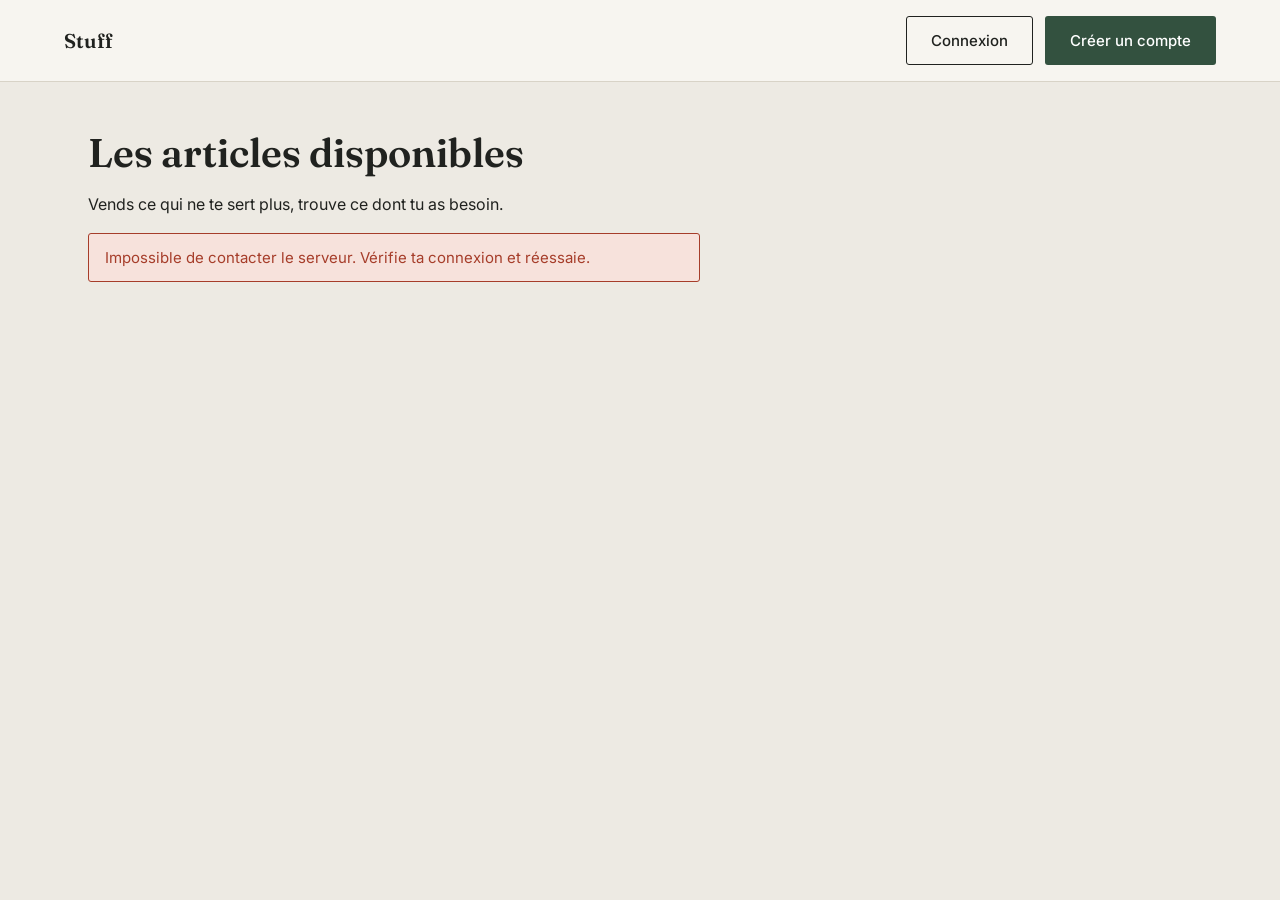
<file: index.html>
<!DOCTYPE html>
<html lang="fr">
<head>
    <meta charset="UTF-8">
    <meta name="viewport" content="width=device-width, initial-scale=1.0">
    <title>Stuff catalogue</title>
    <link rel="stylesheet" href="css/variables.css">
    <link rel="stylesheet" href="css/base.css">
    <link rel="stylesheet" href="css/composants.css">
</head>
<body>
    <div class="page">
        <header id="entete" class="entete"></header>

        <main class="contenu-principal">
            <div class="conteneur">
                <h1>Les articles disponibles</h1>
                <p>Vends ce qui ne te sert plus, trouve ce dont tu as besoin.</p>

                <div id="zone-articles">
                    <p class="chargement">Chargement des articles à l'étape suivante…</p>
                </div>
            </div>
        </main>
    </div>

    <script type="module">
        import { afficherEntete } from "./js/header.js";
        import { initialiserAccueil } from "./js/accueil.js";

        afficherEntete();
        initialiserAccueil();
    </script>
</body>
</html>
</file>
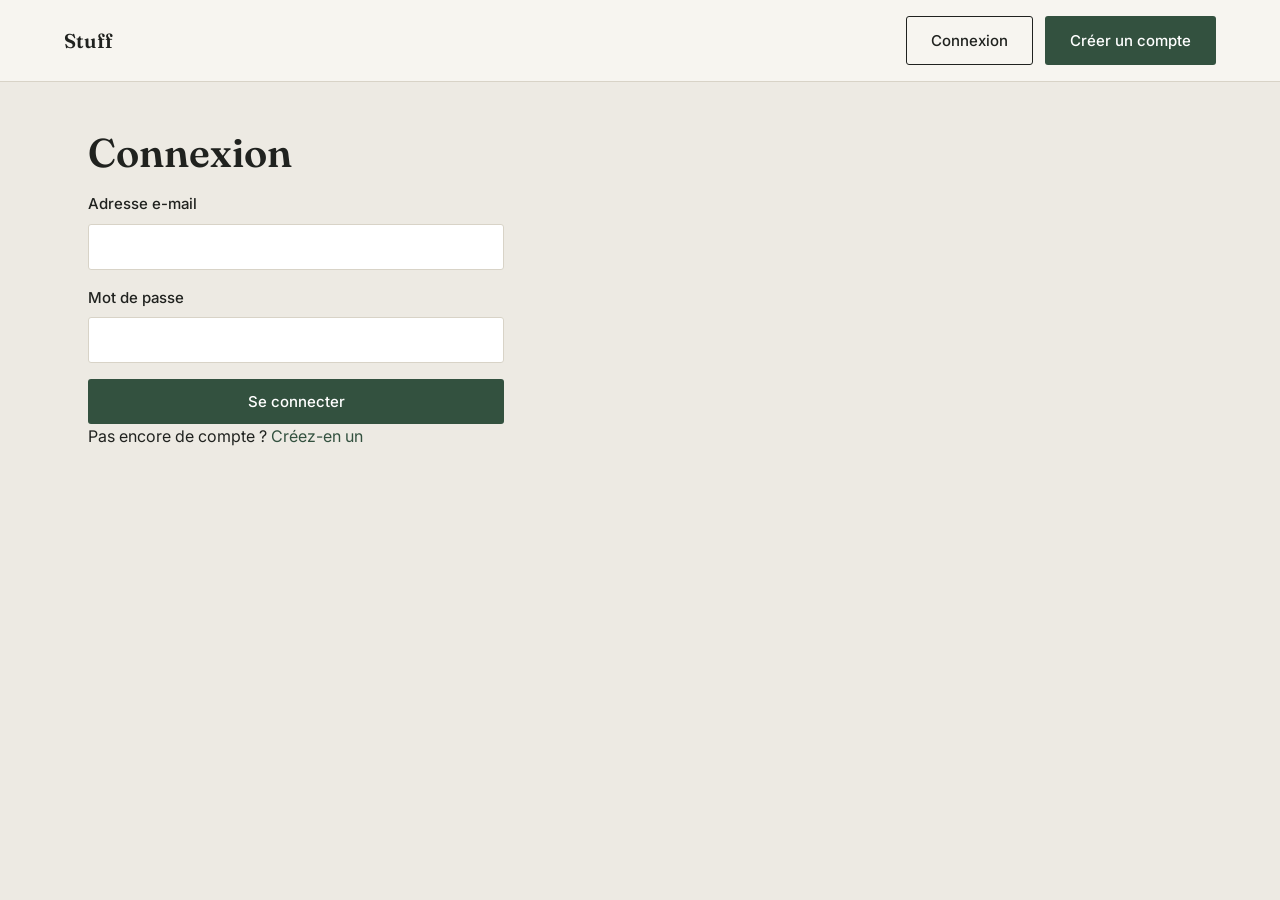
<file: connexion.html>
<!DOCTYPE html>
<html lang="fr">
<head>
    <meta charset="UTF-8">
    <meta name="viewport" content="width=device-width, initial-scale=1.0">
    <title>Connexion - Stuff</title>
    <link rel="stylesheet" href="css/variables.css">
    <link rel="stylesheet" href="css/base.css">
    <link rel="stylesheet" href="css/composants.css">
</head>
<body>
    <div class="page">
        <header id="entete" class="entete"></header>

        <main class="contenu-principal">
            <div class="conteneur">
                <h1>Connexion</h1>

                <div id="zone-message"></div>

                <form id="formulaire-connexion" class="formulaire" novalidate>
                    <div class="champ">
                        <label for="email">Adresse e-mail</label>
                        <input type="email" id="email" name="email" required autocomplete="email">
                    </div>

                    <div class="champ">
                        <label for="motDePasse">Mot de passe</label>
                        <input type="password" id="motDePasse" name="motDePasse" required autocomplete="current-password">
                    </div>

                    <button type="submit" class="bouton bouton-principal bouton-pleine-largeur">Se connecter</button>
                </form>

                <p>Pas encore de compte ? <a href="inscription.html">Créez-en un</a></p>
            </div>
        </main>
    </div>

    <script type="module">
        import { afficherEntete } from "./js/header.js";
        import { initialiserFormulaireConnexion } from "./js/auth.js";

        afficherEntete();
        initialiserFormulaireConnexion();
    </script>
</body>
</html>
</file>
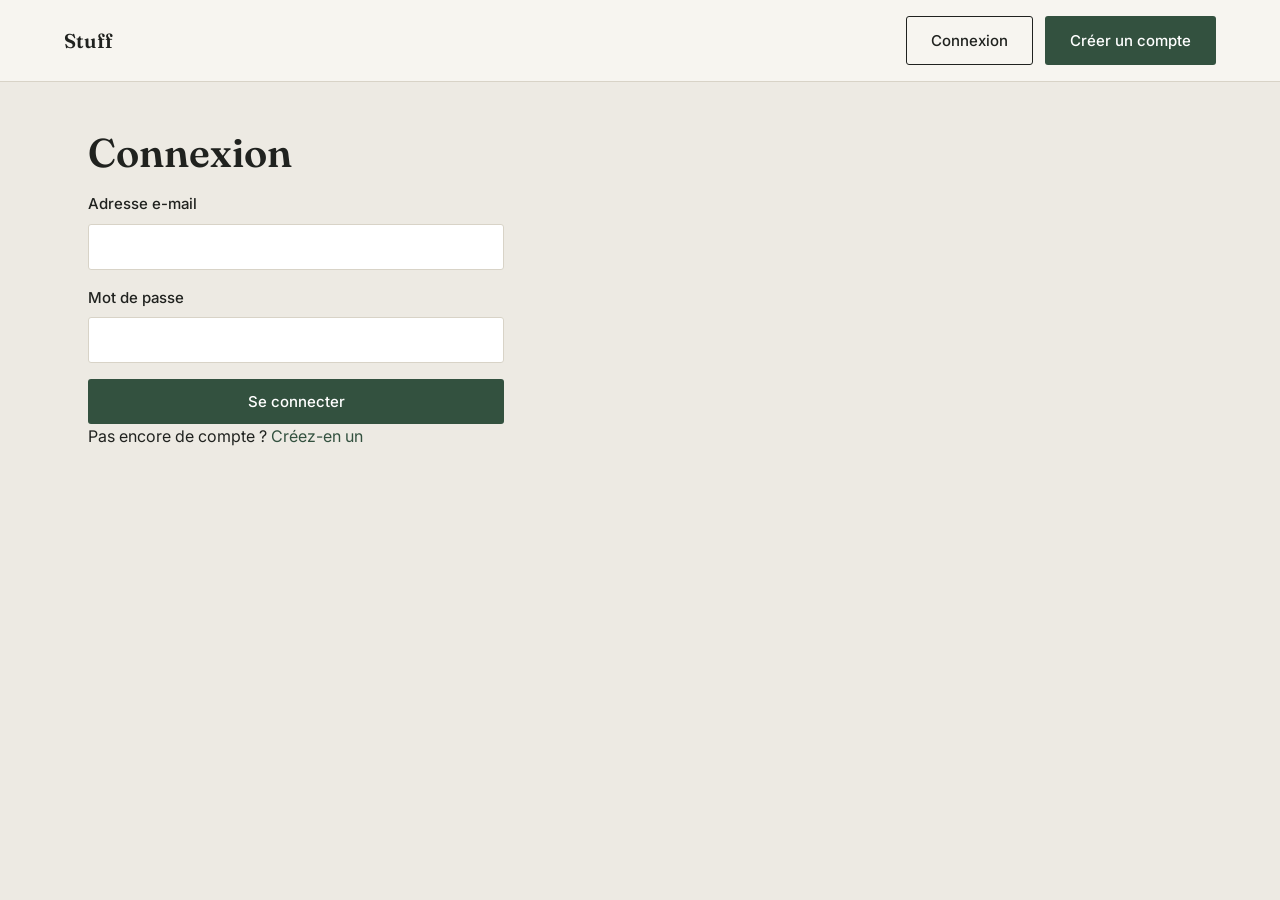
<file: creation.html>
<!DOCTYPE html>
<html lang="fr">
<head>
    <meta charset="UTF-8">
    <meta name="viewport" content="width=device-width, initial-scale=1.0">
    <title>Déposer une annonce - Stuff</title>
    <link rel="stylesheet" href="css/variables.css">
    <link rel="stylesheet" href="css/base.css">
    <link rel="stylesheet" href="css/composants.css">
</head>
<body>
    <div class="page">
        <header id="entete" class="entete"></header>

        <main class="contenu-principal">
            <div class="conteneur">
                <h1 id="titre-page">Déposer une annonce</h1>

                <div id="zone-message"></div>

                <form id="formulaire-article" class="formulaire-large" novalidate>
                    <div class="champ">
                        <label for="titre">Titre</label>
                        <input type="text" id="titre" name="titre" required>
                    </div>

                    <div class="champ">
                        <label for="description">Description</label>
                        <textarea id="description" name="description" required></textarea>
                    </div>

                    <div class="champ">
                        <label for="imageUrl">URL de l'image</label>
                        <input type="url" id="imageUrl" name="imageUrl" required placeholder="https://...">
                    </div>

                    <div class="champ">
                        <label for="prix">Prix (€)</label>
                        <input type="number" id="prix" name="prix" min="0" step="0.01" required>
                    </div>

                    <button type="submit" class="bouton bouton-principal">Publier l'annonce</button>
                </form>
            </div>
        </main>
    </div>

    <script type="module">
        import { afficherEntete } from "./js/header.js";
        import { initialiserCreation } from "./js/creation.js";

        afficherEntete();
        initialiserCreation();
    </script>
</body>
</html>
</file>
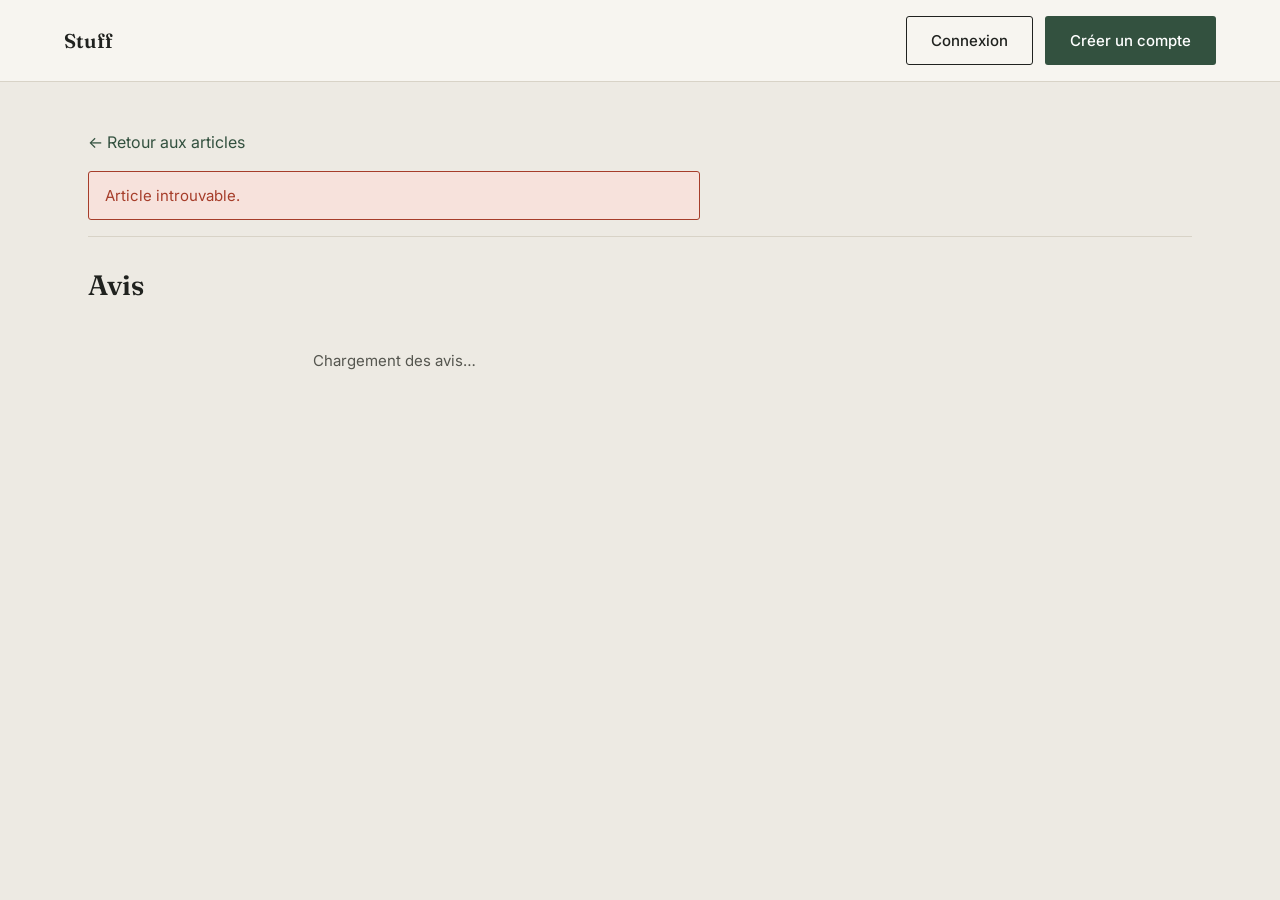
<file: detail.html>
<!DOCTYPE html>
<html lang="fr">
<head>
    <meta charset="UTF-8">
    <meta name="viewport" content="width=device-width, initial-scale=1.0">
    <title>Détail de l'article - Stuff</title>
    <link rel="stylesheet" href="css/variables.css">
    <link rel="stylesheet" href="css/base.css">
    <link rel="stylesheet" href="css/composants.css">
</head>
<body>
    <div class="page">
        <header id="entete" class="entete"></header>

        <main class="contenu-principal">
            <div class="conteneur">
                <p><a href="index.html">&larr; Retour aux articles</a></p>

                <div id="zone-detail">
                    <p class="chargement">Chargement de l'article…</p>
                </div>

                <section class="section-avis">
                    <h2>Avis</h2>
                    <div id="liste-avis" class="liste-avis">
                        <p class="chargement">Chargement des avis…</p>
                    </div>
                    <div id="zone-formulaire-avis"></div>
                </section>
            </div>
        </main>
    </div>

    <script type="module">
        import { afficherEntete } from "./js/header.js";
        import { initialiserDetail } from "./js/detail.js";

        afficherEntete();
        initialiserDetail();
    </script>
</body>
</html>
</file>
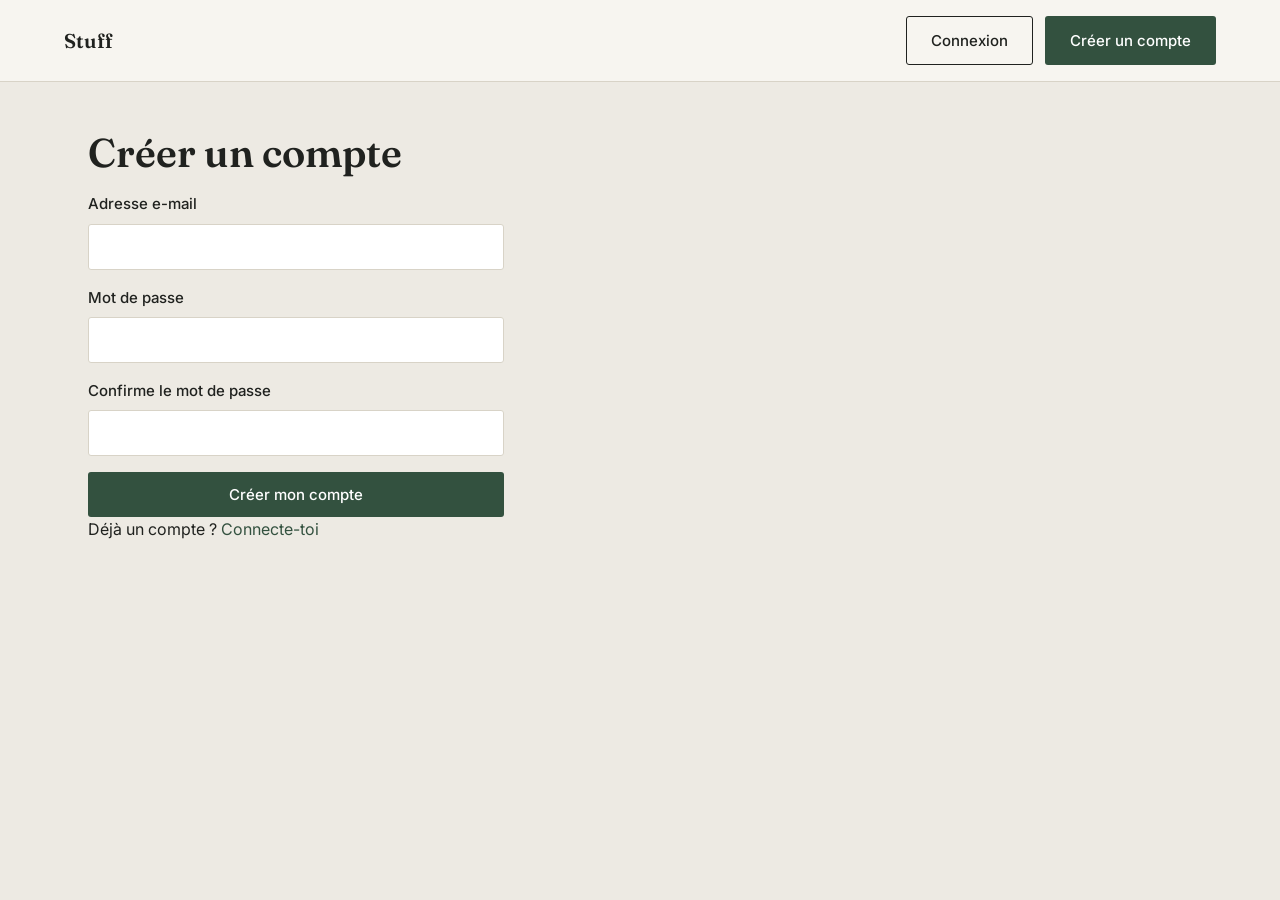
<file: inscription.html>
<!DOCTYPE html>
<html lang="fr">
<head>
    <meta charset="UTF-8">
    <meta name="viewport" content="width=device-width, initial-scale=1.0">
    <title>Créer un compte-Stuff</title>
    <link rel="stylesheet" href="css/variables.css">
    <link rel="stylesheet" href="css/base.css">
    <link rel="stylesheet" href="css/composants.css">
</head>
<body>
    <div class="page">
        <header id="entete" class="entete"></header>

        <main class="contenu-principal">
            <div class="conteneur">
                <h1>Créer un compte</h1>

                <div id="zone-message"></div>

                <form id="formulaire-inscription" class="formulaire" novalidate>
                    <div class="champ">
                        <label for="email">Adresse e-mail</label>
                        <input type="email" id="email" name="email" required autocomplete="email">
                    </div>

                    <div class="champ">
                        <label for="motDePasse">Mot de passe</label>
                        <input type="password" id="motDePasse" name="motDePasse" required autocomplete="new-password" minlength="6">
                    </div>

                    <div class="champ">
                        <label for="confirmation">Confirme le mot de passe</label>
                        <input type="password" id="confirmation" name="confirmation" required autocomplete="new-password" minlength="6">
                    </div>

                    <button type="submit" class="bouton bouton-principal bouton-pleine-largeur">Créer mon compte</button>
                </form>

                <p>Déjà un compte ? <a href="connexion.html">Connecte-toi</a></p>
            </div>
        </main>
    </div>

    <script type="module">
        import { afficherEntete } from "./js/header.js";
        import { initialiserFormulaireInscription } from "./js/auth.js";

        afficherEntete();
        initialiserFormulaireInscription();
    </script>
</body>
</html>
</file>
<file: css/variables.css>
/*
  Design system — "Stuff"
  Direction : marché de seconde main, chaleureux et tactile.
  Papier légèrement grisé, encre profonde, vert bouteille en accent principal,
  orange brique réservé aux actions fortes (like actif, suppression).
*/

:root {
  /* Couleurs */
  --couleur-fond: #EDEAE3;
  --couleur-fond-carte: #F7F5F0;
  --couleur-encre: #20221F;
  --couleur-encre-douce: #55564F;
  --couleur-bordure: #D8D3C7;
  --couleur-accent: #33513F;
  --couleur-accent-clair: #4A6E56;
  --couleur-alerte: #C4622D;
  --couleur-alerte-fond: #F5E3D8;
  --couleur-succes: #33513F;
  --couleur-erreur: #A63D2A;
  --couleur-erreur-fond: #F7E2DC;

  /* Typographie */
  --police-titres: "Fraunces", Georgia, serif;
  --police-texte: "Inter", -apple-system, BlinkMacSystemFont, "Segoe UI", sans-serif;

  --taille-xs: 0.8125rem;
  --taille-sm: 0.9375rem;
  --taille-base: 1rem;
  --taille-lg: 1.25rem;
  --taille-xl: 1.75rem;
  --taille-2xl: 2.5rem;

  /* Espacements */
  --espace-1: 0.25rem;
  --espace-2: 0.5rem;
  --espace-3: 0.75rem;
  --espace-4: 1rem;
  --espace-6: 1.5rem;
  --espace-8: 2rem;
  --espace-12: 3rem;
  --espace-16: 4rem;

  /* Divers */
  --rayon-bordure: 3px;
  --largeur-contenu: 72rem;
  --duree-transition: 0.15s;
}
</file>
<file: css/base.css>
@import url("https://fonts.googleapis.com/css2?family=Fraunces:opsz,wght@9..144,400;9..144,500;9..144,600&family=Inter:wght@400;500;600&display=swap");

*,
*::before,
*::after {
  box-sizing: border-box;
}

html {
  scroll-behavior: smooth;
}

body {
  margin: 0;
  background-color: var(--couleur-fond);
  color: var(--couleur-encre);
  font-family: var(--police-texte);
  font-size: var(--taille-base);
  line-height: 1.55;
  -webkit-font-smoothing: antialiased;
}

img {
  max-width: 100%;
  display: block;
}

a {
  color: var(--couleur-accent);
  text-decoration: none;
}

a:hover {
  text-decoration: underline;
}

h1,
h2,
h3 {
  font-family: var(--police-titres);
  font-weight: 600;
  line-height: 1.15;
  margin: 0 0 var(--espace-4) 0;
  color: var(--couleur-encre);
}

h1 {
  font-size: var(--taille-2xl);
}

h2 {
  font-size: var(--taille-xl);
}

h3 {
  font-size: var(--taille-lg);
}

p {
  margin: 0 0 var(--espace-4) 0;
  max-width: 68ch;
}

/* Focus clavier visible partout : accessibilité non négociable */
:focus-visible {
  outline: 2px solid var(--couleur-accent);
  outline-offset: 2px;
}

.conteneur {
  width: 100%;
  max-width: var(--largeur-contenu);
  margin: 0 auto;
  padding: 0 var(--espace-6);
}

.page {
  min-height: 100vh;
  display: flex;
  flex-direction: column;
}

.contenu-principal {
  flex: 1;
  padding: var(--espace-12) 0 var(--espace-16);
}

@media (max-width: 640px) {
  .conteneur {
    padding: 0 var(--espace-4);
  }

  .contenu-principal {
    padding: var(--espace-8) 0 var(--espace-12);
  }

  h1 {
    font-size: 1.75rem;
  }
}

@media (prefers-reduced-motion: reduce) {
  * {
    animation-duration: 0.01ms !important;
    transition-duration: 0.01ms !important;
    scroll-behavior: auto !important;
  }
}
</file>
<file: css/composants.css>
/* ===== Header ===== */

.entete {
  border-bottom: 1px solid var(--couleur-bordure);
  background-color: var(--couleur-fond-carte);
}

.entete-barre {
  display: flex;
  align-items: center;
  justify-content: space-between;
  gap: var(--espace-4);
  padding: var(--espace-4) 0;
  flex-wrap: wrap;
}

.entete-logo {
  font-family: var(--police-titres);
  font-size: var(--taille-lg);
  font-weight: 600;
  color: var(--couleur-encre);
}

.entete-logo:hover {
  text-decoration: none;
  color: var(--couleur-accent);
}

.entete-actions {
  display: flex;
  align-items: center;
  gap: var(--espace-3);
}

.statut-connexion {
  font-size: var(--taille-sm);
  color: var(--couleur-encre-douce);
}

/* ===== Boutons ===== */

.bouton {
  display: inline-flex;
  align-items: center;
  justify-content: center;
  gap: var(--espace-2);
  font-family: var(--police-texte);
  font-size: var(--taille-sm);
  font-weight: 500;
  padding: var(--espace-3) var(--espace-6);
  border-radius: var(--rayon-bordure);
  border: 1px solid transparent;
  cursor: pointer;
  transition: background-color var(--duree-transition) ease,
    border-color var(--duree-transition) ease,
    opacity var(--duree-transition) ease;
}

.bouton-principal {
  background-color: var(--couleur-accent);
  color: #FFFFFF;
}

.bouton-principal:hover {
  background-color: var(--couleur-accent-clair);
  text-decoration: none;
}

.bouton-secondaire {
  background-color: transparent;
  border-color: var(--couleur-encre);
  color: var(--couleur-encre);
}

.bouton-secondaire:hover {
  background-color: var(--couleur-encre);
  color: #FFFFFF;
  text-decoration: none;
}

.bouton-danger {
  background-color: transparent;
  border-color: var(--couleur-alerte);
  color: var(--couleur-alerte);
}

.bouton-danger:hover {
  background-color: var(--couleur-alerte);
  color: #FFFFFF;
  text-decoration: none;
}

.bouton:disabled {
  opacity: 0.55;
  cursor: not-allowed;
  pointer-events: none;
}

.bouton-pleine-largeur {
  width: 100%;
}

/* ===== Formulaires ===== */

.champ {
  margin-bottom: var(--espace-4);
}

.champ label {
  display: block;
  font-size: var(--taille-sm);
  font-weight: 500;
  margin-bottom: var(--espace-2);
}

.champ input,
.champ textarea {
  width: 100%;
  font-family: var(--police-texte);
  font-size: var(--taille-base);
  padding: var(--espace-3);
  border: 1px solid var(--couleur-bordure);
  border-radius: var(--rayon-bordure);
  background-color: #FFFFFF;
  color: var(--couleur-encre);
}

.champ input:focus,
.champ textarea:focus {
  outline: 2px solid var(--couleur-accent);
  outline-offset: 1px;
  border-color: var(--couleur-accent);
}

.champ textarea {
  resize: vertical;
  min-height: 6rem;
}

.formulaire {
  max-width: 26rem;
}

.formulaire-large {
  max-width: 36rem;
}

/* ===== Messages d'état ===== */

.message {
  padding: var(--espace-3) var(--espace-4);
  border-radius: var(--rayon-bordure);
  font-size: var(--taille-sm);
  margin-bottom: var(--espace-4);
}

.message-erreur {
  background-color: var(--couleur-erreur-fond);
  color: var(--couleur-erreur);
  border: 1px solid var(--couleur-erreur);
}

.message-succes {
  background-color: var(--couleur-fond-carte);
  color: var(--couleur-succes);
  border: 1px solid var(--couleur-succes);
}

.message-info {
  background-color: var(--couleur-alerte-fond);
  color: var(--couleur-alerte);
  border: 1px solid var(--couleur-alerte);
}

/* ===== Cartes article ===== */

.grille-articles {
  display: grid;
  grid-template-columns: repeat(auto-fill, minmax(15rem, 1fr));
  gap: var(--espace-6);
}

.carte-article {
  display: flex;
  flex-direction: column;
  background-color: var(--couleur-fond-carte);
  border: 1px solid var(--couleur-bordure);
  border-radius: var(--rayon-bordure);
  overflow: hidden;
  transition: border-color var(--duree-transition) ease;
}

.carte-article:hover {
  border-color: var(--couleur-accent);
  text-decoration: none;
}

.carte-article-image {
  aspect-ratio: 4 / 3;
  object-fit: cover;
  background-color: var(--couleur-bordure);
}

.carte-article-corps {
  padding: var(--espace-4);
  flex: 1;
  display: flex;
  flex-direction: column;
  gap: var(--espace-2);
}

.carte-article-titre {
  font-family: var(--police-titres);
  font-size: var(--taille-lg);
  color: var(--couleur-encre);
  margin: 0;
}

.carte-article-prix {
  font-weight: 600;
  color: var(--couleur-accent);
}

.carte-article-likes {
  display: flex;
  align-items: center;
  gap: var(--espace-1);
  font-size: var(--taille-xs);
  color: var(--couleur-encre-douce);
  margin-top: auto;
}

/* ===== Page de détail d'un article ===== */

.detail-article {
  display: grid;
  grid-template-columns: minmax(0, 1fr) minmax(0, 1fr);
  gap: var(--espace-8);
  margin-bottom: var(--espace-12);
}

.detail-image {
  width: 100%;
  aspect-ratio: 4 / 3;
  object-fit: cover;
  border-radius: var(--rayon-bordure);
  border: 1px solid var(--couleur-bordure);
}

.detail-prix {
  font-family: var(--police-titres);
  font-size: var(--taille-xl);
  color: var(--couleur-accent);
  margin-bottom: var(--espace-4);
}

.detail-actions {
  display: flex;
  flex-wrap: wrap;
  gap: var(--espace-3);
  margin-top: var(--espace-6);
}

.bouton-like {
  display: inline-flex;
  align-items: center;
  gap: var(--espace-2);
  background-color: transparent;
  border: 1px solid var(--couleur-bordure);
  color: var(--couleur-encre);
  padding: var(--espace-3) var(--espace-6);
  border-radius: var(--rayon-bordure);
  font-size: var(--taille-sm);
  font-weight: 500;
  cursor: pointer;
  transition: border-color var(--duree-transition) ease, color var(--duree-transition) ease;
}

.bouton-like:hover {
  border-color: var(--couleur-alerte);
}

.bouton-like.actif {
  border-color: var(--couleur-alerte);
  color: var(--couleur-alerte);
}

@media (max-width: 720px) {
  .detail-article {
    grid-template-columns: 1fr;
  }
}

/* ===== Avis ===== */

.section-avis {
  border-top: 1px solid var(--couleur-bordure);
  padding-top: var(--espace-8);
}

.liste-avis {
  display: flex;
  flex-direction: column;
  gap: var(--espace-4);
  margin-bottom: var(--espace-8);
}

.avis-item {
  background-color: var(--couleur-fond-carte);
  border: 1px solid var(--couleur-bordure);
  border-radius: var(--rayon-bordure);
  padding: var(--espace-4);
}

.avis-note {
  color: var(--couleur-alerte);
  font-size: var(--taille-sm);
  letter-spacing: 1px;
}

.avis-commentaire {
  margin: var(--espace-2) 0 0 0;
}

/* ===== Indicateur de chargement ===== */

.chargement {
  color: var(--couleur-encre-douce);
  font-size: var(--taille-sm);
  padding: var(--espace-8) 0;
  text-align: center;
}
</file>
